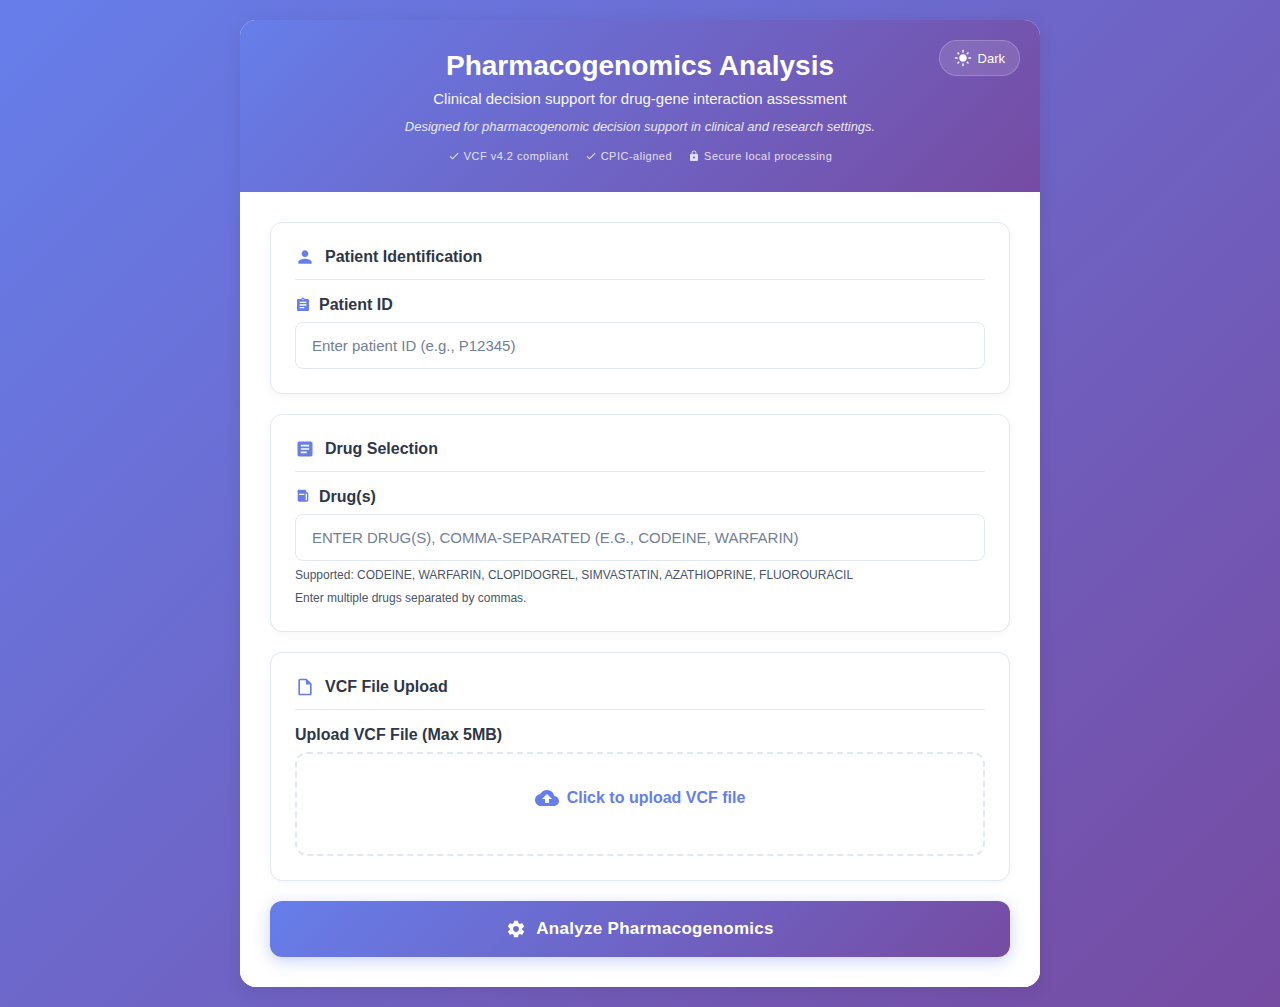
<file: templates/index.html>
<!DOCTYPE html>
<html lang="en">
<head>
    <meta charset="UTF-8">
    <meta name="viewport" content="width=device-width, initial-scale=1.0">
    <title>Pharmacogenomics Analysis</title>
    <style>
        :root {
            --bg-primary: linear-gradient(135deg, #667eea 0%, #764ba2 100%);
            --bg-secondary: #f5f5f5;
            --card-bg: #ffffff;
            --card-bg-alt: #f8f9ff;
            --text-primary: #2d3748;
            --text-secondary: #4a5568;
            --text-muted: #718096;
            --accent: #667eea;
            --accent-light: #764ba2;
            --border-color: #e2e8f0;
            --border-focus: #667eea;
            --input-bg: #ffffff;
            --shadow: 0 4px 20px rgba(0, 0, 0, 0.08);
            --shadow-soft: 0 2px 8px rgba(0, 0, 0, 0.04);
            --shadow-hover: 0 8px 30px rgba(0, 0, 0, 0.12);
            --success: #48bb78;
            --warning: #ed8936;
            --danger: #f56565;
            --result-section-bg: #f7fafc;
            --collapsible-header-bg: #edf2f7;
            --header-gradient: linear-gradient(135deg, #667eea 0%, #764ba2 100%);
            --json-bg: #1a202c;
            --json-header-bg: #edf2f7;
        }
        
        [data-theme="dark"] {
            --bg-primary: linear-gradient(135deg, #1a1a2e 0%, #16213e 100%);
            --bg-secondary: #0f0f1a;
            --card-bg: #1e1e2e;
            --card-bg-alt: #252538;
            --text-primary: #e8ecf2;
            --text-secondary: #b0b0b0;
            --text-muted: #808080;
            --accent: #8b9cf5;
            --accent-light: #a78bfa;
            --border-color: #3a3a4a;
            --border-focus: #8b9cf5;
            --input-bg: #2a2a3a;
            --shadow: rgba(0, 0, 0, 0.5);
            --shadow-soft: rgba(0, 0, 0, 0.3);
            --success: #66bb6a;
            --warning: #ffa726;
            --danger: #ef5350;
            --result-section-bg: #252538;
            --collapsible-header-bg: #2a2a3a;
            --header-gradient: linear-gradient(135deg, #1e1e3f 0%, #2d1f4e 100%);
            --json-bg: #141420;
            --json-header-bg: #1e1e2e;
        }
        
        * {
            box-sizing: border-box;
            margin: 0;
            padding: 0;
        }
        
        body {
            font-family: -apple-system, BlinkMacSystemFont, 'Segoe UI', Roboto, Oxygen, Ubuntu, sans-serif;
            background: var(--bg-primary);
            min-height: 100vh;
            padding: 20px;
            transition: background 0.3s ease;
            overflow-x: hidden;
        }
        
        .container {
            max-width: 800px;
            margin: 0 auto;
            background: var(--card-bg);
            border-radius: 16px;
            box-shadow: var(--shadow);
            overflow: hidden;
            transition: all 0.3s ease;
        }
        
        html {
            scroll-behavior: smooth;
        }
        
        .header {
            background: var(--header-gradient);
            color: white;
            padding: 30px;
            text-align: center;
            position: relative;
        }
        
        .theme-toggle {
            position: absolute;
            top: 20px;
            right: 20px;
            background: rgba(255, 255, 255, 0.12);
            border: 1px solid rgba(255, 255, 255, 0.2);
            border-radius: 24px;
            padding: 8px 14px;
            cursor: pointer;
            transition: all 0.25s ease;
            display: flex;
            align-items: center;
            gap: 6px;
            color: white;
            font-size: 13px;
            font-weight: 500;
        }
        
        .theme-toggle:hover {
            background: rgba(255, 255, 255, 0.2);
            transform: scale(1.05);
        }
        
        .theme-toggle svg {
            width: 18px;
            height: 18px;
        }
        
        .header h1 {
            font-size: 28px;
            margin-bottom: 8px;
            font-weight: 700;
        }
        
        .header .subtitle {
            opacity: 0.95;
            font-size: 15px;
            margin-bottom: 12px;
            font-weight: 400;
        }
        
        .header .clinical-positioning {
            font-size: 13px;
            opacity: 0.85;
            margin-bottom: 16px;
            font-style: italic;
            font-weight: 400;
        }
        
        .header .credibility {
            font-size: 11px;
            opacity: 0.8;
            letter-spacing: 0.5px;
            display: flex;
            justify-content: center;
            gap: 16px;
            flex-wrap: wrap;
        }
        
        .header .credibility span {
            display: inline-flex;
            align-items: center;
            gap: 4px;
        }
        
        .header .credibility svg {
            width: 12px;
            height: 12px;
        }
        
        .form-container {
            padding: 30px;
            background: var(--card-bg);
            transition: background 0.3s ease;
        }
        
        .form-card {
            background: var(--card-bg);
            border-radius: 12px;
            padding: 24px;
            margin-bottom: 20px;
            border: 1px solid var(--border-color);
            box-shadow: var(--shadow-soft);
            transition: all 0.25s ease;
        }
        
        .form-card:hover {
            box-shadow: var(--shadow);
        }
        
        .form-card-header {
            display: flex;
            align-items: center;
            gap: 10px;
            margin-bottom: 16px;
            padding-bottom: 12px;
            border-bottom: 1px solid var(--border-color);
        }
        
        .form-card-header svg {
            width: 20px;
            height: 20px;
            color: var(--accent);
        }
        
        .form-card-header h3 {
            font-size: 16px;
            color: var(--text-primary);
            font-weight: 600;
        }
        
        .form-group {
            margin-bottom: 20px;
        }
        
        .form-group:last-child {
            margin-bottom: 0;
        }
        
        .form-group label {
            display: flex;
            align-items: center;
            gap: 8px;
            margin-bottom: 8px;
            font-weight: 600;
            color: var(--text-primary);
        }
        
        .form-group label svg {
            width: 16px;
            height: 16px;
            color: var(--accent);
        }
        
        .form-group input,
        .form-group select {
            width: 100%;
            padding: 14px 16px;
            border: 1.5px solid var(--border-color);
            border-radius: 8px;
            font-size: 15px;
            transition: all 0.2s ease;
            background: var(--input-bg);
            color: var(--text-primary);
            font-weight: 500;
        }
        
        .form-group input::placeholder {
            color: var(--text-muted);
            font-weight: 400;
        }
        
        .form-group input:focus,
        .form-group select:focus {
            outline: none;
            border-color: var(--border-focus);
            box-shadow: 0 0 0 3px rgba(102, 126, 234, 0.12);
        }
        
        .form-group small {
            display: block;
            margin-top: 6px;
            color: var(--text-secondary);
            font-size: 12px;
            line-height: 1.4;
        }
        
        .file-upload {
            border: 2px dashed var(--border-color);
            padding: 32px;
            text-align: center;
            border-radius: 12px;
            cursor: pointer;
            transition: all 0.25s ease;
            background: var(--input-bg);
        }
        
        .file-upload:hover,
        .file-upload.dragover {
            border-color: var(--accent);
            background: var(--card-bg-alt);
            transform: scale(1.01);
        }
        
        .file-upload.valid {
            border-color: var(--success);
            background: rgba(72, 187, 120, 0.08);
        }
        
        .file-upload.valid:hover {
            border-color: var(--success);
            background: rgba(72, 187, 120, 0.12);
        }
        
        .file-upload input[type="file"] {
            display: none;
        }
        
        .file-upload-label {
            color: var(--accent);
            font-weight: 600;
            cursor: pointer;
            display: flex;
            align-items: center;
            justify-content: center;
            gap: 8px;
        }
        
        .file-upload-label svg {
            width: 24px;
            height: 24px;
        }
        
        .file-name {
            margin-top: 12px;
            color: var(--text-primary);
            font-size: 14px;
            font-weight: 500;
        }
        
        .file-validation-success {
            color: var(--success);
            font-size: 12px;
            margin-top: 4px;
            display: flex;
            align-items: center;
            justify-content: center;
            gap: 4px;
        }
        
        .file-validation-success svg {
            width: 14px;
            height: 14px;
        }
        
        .submit-btn {
            width: 100%;
            padding: 18px;
            background: var(--header-gradient);
            color: white;
            border: none;
            border-radius: 12px;
            font-size: 17px;
            font-weight: 600;
            letter-spacing: 0.3px;
            cursor: pointer;
            transition: all 0.25s ease;
            display: flex;
            align-items: center;
            justify-content: center;
            gap: 10px;
            box-shadow: 0 4px 15px rgba(102, 126, 234, 0.35);
        }
        
        .submit-btn:hover:not(:disabled) {
            transform: translateY(-2px);
            box-shadow: 0 10px 30px rgba(102, 126, 234, 0.5);
        }
        
        .submit-btn:active:not(:disabled) {
            transform: translateY(0);
            box-shadow: 0 4px 12px rgba(102, 126, 234, 0.3);
        }
        
        .submit-btn:disabled {
            opacity: 0.65;
            cursor: not-allowed;
            box-shadow: none;
        }
        
        .submit-btn svg {
            width: 20px;
            height: 20px;
        }
        
        .loading {
            display: none;
            padding: 60px 40px;
            min-height: 400px;
            flex-direction: column;
            align-items: center;
            justify-content: center;
        }
        
        .loading.active {
            display: flex;
        }
        
        .loading-card {
            background: var(--card-bg);
            border-radius: 16px;
            padding: 48px;
            box-shadow: var(--shadow);
            border: 1px solid var(--border-color);
            text-align: center;
            max-width: 420px;
            width: 100%;
        }
        
        .loader-ring {
            width: 80px;
            height: 80px;
            margin: 0 auto 28px;
            position: relative;
        }
        
        .loader-ring svg {
            width: 100%;
            height: 100%;
            transform: rotate(-90deg);
        }
        
        .loader-ring circle {
            fill: none;
            stroke-width: 4;
            stroke-linecap: round;
        }
        
        .loader-ring .ring-bg {
            stroke: var(--border-color);
        }
        
        .loader-ring .ring-progress {
            stroke: var(--accent);
            stroke-dasharray: 226;
            stroke-dashoffset: 226;
            animation: loader-progress 2s ease-in-out infinite;
            filter: drop-shadow(0 0 6px var(--accent));
        }
        
        @keyframes loader-progress {
            0% { stroke-dashoffset: 226; }
            50% { stroke-dashoffset: 60; }
            100% { stroke-dashoffset: 226; }
        }
        
        .loader-status {
            font-size: 16px;
            font-weight: 600;
            color: var(--text-primary);
            min-height: 24px;
            margin-bottom: 20px;
            opacity: 1;
            transition: opacity 0.4s ease;
        }
        
        .loader-status.fade {
            opacity: 0;
        }
        
        .loader-progress-bar {
            width: 100%;
            height: 4px;
            background: var(--border-color);
            border-radius: 2px;
            overflow: hidden;
            margin-bottom: 28px;
        }
        
        .loader-progress-fill {
            height: 100%;
            background: linear-gradient(90deg, var(--accent), var(--accent-light));
            border-radius: 2px;
            width: 0%;
            animation: progress-fill 3s ease-in-out infinite;
        }
        
        @keyframes progress-fill {
            0% { width: 0%; margin-left: 0%; }
            25% { width: 35%; margin-left: 0%; }
            50% { width: 55%; margin-left: 20%; }
            75% { width: 75%; margin-left: 25%; }
            100% { width: 0%; margin-left: 100%; }
        }
        
        .loader-trust {
            display: flex;
            justify-content: center;
            gap: 16px;
            flex-wrap: wrap;
        }
        
        .loader-trust-item {
            font-size: 11px;
            color: var(--text-muted);
            display: flex;
            align-items: center;
            gap: 4px;
            letter-spacing: 0.3px;
        }
        
        .loader-trust-item svg {
            width: 12px;
            height: 12px;
            opacity: 0.7;
        }
        
        @media (prefers-reduced-motion: reduce) {
            .loader-ring .ring-progress,
            .loader-progress-fill {
                animation: none;
            }
            .loader-ring .ring-progress {
                stroke-dashoffset: 60;
            }
            .loader-progress-fill {
                width: 70% !important;
            }
        }
        
        .result-container {
            display: none;
            padding: 30px;
            background: var(--card-bg);
            transition: background 0.3s ease;
        }
        
        .result-header {
            background: var(--card-bg-alt);
            padding: 15px;
            border-radius: 8px;
            margin-bottom: 20px;
            font-weight: 600;
            display: flex;
            justify-content: space-between;
            align-items: center;
            border: 1px solid var(--border-color);
            color: var(--text-primary);
            transition: all 0.25s ease;
        }
        
        .result-header span {
            color: var(--text-primary);
            font-size: 16px;
            letter-spacing: 0.3px;
        }
        
        [data-theme="dark"] .result-header {
            background: #2d2d42;
            border-color: #4a4a5e;
            box-shadow: 0 2px 8px rgba(0, 0, 0, 0.2);
        }
        
        [data-theme="dark"] .result-header span {
            color: #e8ecf2;
        }
        
        .result-section {
            margin-bottom: 20px;
            padding: 20px;
            border-radius: 10px;
            border-left: 4px solid var(--accent);
            background: var(--result-section-bg);
            transition: all 0.25s ease;
            box-shadow: var(--shadow-soft);
        }
        
        .result-section h3 {
            color: var(--accent);
            margin-bottom: 12px;
            font-size: 15px;
            font-weight: 600;
        }
        
        .result-item {
            display: flex;
            margin-bottom: 8px;
        }
        
        .result-label {
            font-weight: 600;
            width: 160px;
            color: var(--text-secondary);
        }
        
        .result-value {
            color: var(--text-primary);
        }
        
        .risk-badge {
            display: inline-flex;
            align-items: center;
            gap: 8px;
            padding: 10px 24px;
            border-radius: 25px;
            font-weight: 700;
            font-size: 18px;
            text-transform: uppercase;
            letter-spacing: 0.5px;
        }
        
        .risk-badge svg {
            width: 20px;
            height: 20px;
        }
        
        .risk-toxic { background: #ffebee; color: #c62828; border: 2px solid #c62828; }
        .risk-adjust { background: #fff3e0; color: #ef6c00; border: 2px solid #ef6c00; }
        .risk-safe { background: #e8f5e9; color: #2e7d32; border: 2px solid #2e7d32; }
        .risk-unknown { background: #eceff1; color: #546e7a; border: 2px solid #546e7a; }
        .risk-ineffective { background: #ffebee; color: #c62828; border: 2px solid #c62828; }
        
        .risk-summary-banner {
            padding: 24px;
            border-radius: 12px;
            margin-bottom: 24px;
            text-align: center;
            border: 2px solid;
        }
        
        .risk-summary-banner.banner-safe {
            background: linear-gradient(135deg, #e8f5e9 0%, #c8e6c9 100%);
            border-color: #2e7d32;
        }
        
        .risk-summary-banner.banner-adjust {
            background: linear-gradient(135deg, #fff3e0 0%, #ffe0b2 100%);
            border-color: #ef6c00;
        }
        
        .risk-summary-banner.banner-toxic,
        .risk-summary-banner.banner-ineffective {
            background: linear-gradient(135deg, #ffebee 0%, #ffcdd2 100%);
            border-color: #c62828;
        }
        
        .risk-summary-banner.banner-unknown {
            background: linear-gradient(135deg, #eceff1 0%, #cfd8dc 100%);
            border-color: #546e7a;
        }
        
        .risk-summary-label {
            font-size: 28px;
            font-weight: 800;
            text-transform: uppercase;
            letter-spacing: 2px;
            margin-bottom: 8px;
            display: flex;
            align-items: center;
            justify-content: center;
            gap: 12px;
        }
        
        .risk-summary-label svg {
            width: 32px;
            height: 32px;
        }
        
        .risk-summary-details {
            display: flex;
            justify-content: center;
            gap: 32px;
            font-size: 14px;
            font-weight: 600;
        }
        
        .risk-summary-item {
            display: flex;
            align-items: center;
            gap: 6px;
        }
        
        .risk-context-row {
            margin-top: 12px;
            padding-top: 12px;
            border-top: 1px solid rgba(0,0,0,0.15);
            font-size: 13px;
            font-weight: 500;
            color: #1f2937;
        }
        
        [data-theme="dark"] .risk-context-row {
            color: rgba(255,255,255,0.85);
            border-top-color: rgba(255,255,255,0.2);
        }
        
        .risk-summary-banner.banner-toxic .risk-context-row,
        .risk-summary-banner.banner-ineffective .risk-context-row {
            color: #1f2937;
            border-top-color: rgba(0,0,0,0.15);
        }
        
        .confidence-bar-container {
            width: 100%;
            max-width: 300px;
            height: 8px;
            background: rgba(0,0,0,0.1);
            border-radius: 4px;
            margin: 12px auto 0;
            overflow: hidden;
        }
        
        .confidence-bar {
            height: 100%;
            border-radius: 4px;
            transition: width 0.8s ease-out;
            width: 0;
        }
        
        .confidence-bar.bar-safe { background: linear-gradient(90deg, #4caf50, #81c784); }
        .confidence-bar.bar-adjust { background: linear-gradient(90deg, #ff9800, #ffb74d); }
        .confidence-bar.bar-toxic { background: linear-gradient(90deg, #f44336, #e57373); }
        .confidence-bar.bar-unknown { background: linear-gradient(90deg, #78909c, #b0bec5); }
        
        .collapsible-section {
            margin-bottom: 16px;
            border-radius: 8px;
            overflow: hidden;
            border: 1px solid var(--border-color);
        }
        
        .collapsible-header {
            display: flex;
            align-items: center;
            justify-content: space-between;
            padding: 14px 18px;
            cursor: pointer;
            transition: all 0.25s ease;
            user-select: none;
            background: var(--collapsible-header-bg);
            border-bottom: 1px solid var(--border-color);
        }
        
        .collapsible-header:hover {
            background: var(--card-bg-alt);
        }
        
        .collapsible-header h3 {
            margin: 0;
            display: flex;
            align-items: center;
            gap: 10px;
            font-size: 15px;
            font-weight: 600;
            color: var(--text-primary);
        }
        
        .collapsible-header .hint {
            font-weight: 400;
            color: var(--text-muted);
            font-size: 12px;
            margin-left: 8px;
        }
        
        .collapsible-icon {
            transition: transform 0.3s ease;
            font-size: 10px;
            color: var(--accent);
            background: rgba(102, 126, 234, 0.1);
            padding: 6px 8px;
            border-radius: 50%;
        }
        
        .collapsible-section.expanded .collapsible-icon {
            transform: rotate(180deg);
        }
        
        .collapsible-content {
            max-height: 0;
            overflow: hidden;
            transition: max-height 0.3s ease-out;
        }
        
        .collapsible-section.expanded .collapsible-content {
            max-height: 2000px;
        }
        
        .collapsible-section .result-section {
            margin-bottom: 0;
            border-radius: 0;
            border-left: none;
            border-bottom: 1px solid var(--border-color);
            background: var(--card-bg);
            padding: 18px;
        }
        
        .collapsible-section .result-section:last-child {
            border-bottom: none;
        }
        
        .collapsible-section:first-child {
            margin-top: 24px;
        }
        
        .cpic-note {
            text-align: center;
            padding: 15px;
            background: var(--card-bg-alt);
            color: var(--success);
            font-size: 12px;
            border-top: 1px solid var(--border-color);
            transition: all 0.3s ease;
        }
        
        .cpic-note svg {
            width: 14px;
            height: 14px;
            vertical-align: middle;
            margin-right: 4px;
        }
        
        .clinical-disclaimer {
            text-align: center;
            padding: 16px 20px;
            background: var(--card-bg-alt);
            color: var(--text-muted);
            font-size: 11px;
            line-height: 1.5;
            border-top: 1px solid var(--border-color);
            font-style: italic;
        }
        
        @media (max-width: 600px) {
            .container {
                margin: 0;
                border-radius: 0;
                min-height: 100vh;
                padding-bottom: 40px;
            }
            
            body {
                padding: 0;
                overflow-x: hidden;
                overflow-y: auto;
                -webkit-overflow-scrolling: touch;
            }
            
            .header {
                padding: 20px;
                padding-top: 50px;
            }
            
            .theme-toggle {
                top: 12px;
                right: 12px;
                padding: 6px 10px;
                font-size: 12px;
            }
            
            .header h1 {
                font-size: 20px;
            }
            
            .header .subtitle {
                font-size: 13px;
            }
            
            .header .credibility {
                font-size: 10px;
                gap: 8px;
            }
            
            .form-container, .result-container {
                padding: 15px;
                padding-bottom: 30px;
            }
            
            .form-card {
                padding: 16px;
            }
            
            .form-card-header {
                margin-bottom: 12px;
                padding-bottom: 10px;
            }
            
            .form-card-header h3 {
                font-size: 14px;
            }
            
            .result-label {
                width: 110px;
                font-size: 12px;
            }
            
            .result-value {
                font-size: 12px;
            }
            
            .risk-badge {
                padding: 6px 12px;
                font-size: 12px;
            }
            
            .risk-summary-banner {
                padding: 16px;
            }
            
            .risk-summary-label {
                font-size: 20px;
            }
            
            .risk-summary-label svg {
                width: 24px;
                height: 24px;
            }
            
            .risk-summary-details {
                flex-direction: column;
                gap: 8px;
            }
            
            .drug-card {
                padding: 12px;
            }
            
            .action-buttons {
                flex-direction: column;
            }
            
            .action-btn {
                width: 100%;
                justify-content: center;
            }
            
            .submit-btn {
                margin-bottom: 20px;
            }
            
            .result-header {
                flex-direction: column;
                gap: 10px;
                text-align: center;
            }
            
            .collapsible-header {
                padding: 10px 12px;
            }
            
            .collapsible-header h3 {
                font-size: 13px;
            }
            
            .collapsible-header .hint {
                display: none;
            }
            
            .compact-result-section {
                padding: 10px 12px;
            }
        }
        
        .severity-none { color: #9e9e9e; }
        .severity-low { color: #4caf50; }
        .severity-moderate { color: #ff9800; }
        .severity-high { color: #f44336; }
        .severity-critical { color: #b71c1c; }
        
        .error-container {
            display: none;
            padding: 30px;
            background: var(--card-bg);
            transition: background 0.3s ease;
        }
        
        .error-message {
            background: #ffebee;
            border: 1px solid #ffcdd2;
            color: #c62828;
            padding: 20px;
            border-radius: 8px;
            text-align: center;
        }
        
        [data-theme="dark"] .error-message {
            background: rgba(239, 83, 80, 0.15);
            border-color: rgba(239, 83, 80, 0.3);
            color: #ef5350;
        }
        
        .json-output {
            background: #263238;
            color: #aed581;
            padding: 20px;
            border-radius: 8px;
            overflow-x: auto;
            font-family: 'Courier New', monospace;
            font-size: 13px;
            max-height: 400px;
            overflow-y: auto;
        }
        
        .json-section {
            background: var(--json-header-bg);
            border: 1px solid var(--border-color);
            border-radius: 10px;
            overflow: hidden;
            margin-top: 24px;
            box-shadow: var(--shadow-soft);
        }
        
        .json-section .collapsible-header {
            background: var(--json-header-bg);
            border-bottom: 1px solid var(--border-color);
        }
        
        .json-section .collapsible-header h3 {
            color: var(--text-primary);
            font-weight: 600;
        }
        
        .json-section .json-output {
            background: var(--json-bg);
            margin: 0;
            border-radius: 0;
            max-height: 280px;
            color: #a0c4a0;
        }
        
        .file-size {
            font-size: 12px;
            color: var(--text-secondary);
            margin-top: 5px;
        }
        
        .file-size.warning {
            color: var(--warning);
        }
        
        .file-size.error {
            color: var(--danger);
        }
        
        .action-buttons {
            display: flex;
            gap: 10px;
            margin-top: 15px;
        }
        
        .action-btn {
            padding: 10px 16px;
            border: none;
            border-radius: 6px;
            font-size: 14px;
            font-weight: 500;
            cursor: pointer;
            transition: all 0.2s;
            display: flex;
            align-items: center;
            gap: 6px;
        }
        
        .btn-download {
            background: #4caf50;
            color: white;
        }
        
        .btn-download:hover {
            background: #43a047;
        }
        
        .btn-copy {
            background: #2196f3;
            color: white;
        }
        
        .btn-copy:hover {
            background: #1e88e5;
        }
        
        .btn-copy.copied {
            background: #4caf50;
        }
        
        .btn-back {
            background: #78909c;
            color: white;
            text-decoration: none;
            display: inline-block;
        }
        
        .btn-back:hover {
            background: #607d8b;
        }
        
        .btn-back-header {
            background: var(--accent);
            color: white;
            text-decoration: none;
            padding: 8px 16px;
            border-radius: 6px;
            font-size: 14px;
            font-weight: 500;
            transition: all 0.2s ease;
        }
        
        .btn-back-header:hover {
            background: var(--accent-light);
            transform: translateY(-1px);
        }
        
        .error-code {
            font-size: 12px;
            color: #999;
            margin-top: 8px;
            font-family: monospace;
        }
        
        .toast {
            position: fixed;
            bottom: 20px;
            right: 20px;
            background: var(--card-bg);
            color: var(--text-primary);
            padding: 12px 20px;
            border-radius: 8px;
            font-size: 14px;
            opacity: 0;
            transition: opacity 0.3s ease;
            z-index: 1000;
            box-shadow: 0 4px 15px var(--shadow);
            border: 1px solid var(--border-color);
        }
        
        .toast.show {
            opacity: 1;
        }
        
        .multi-drug-result {
            margin-top: 20px;
        }
        
        .drug-card {
            background: var(--card-bg-alt);
            border-left: 4px solid var(--accent);
            padding: 15px;
            margin-bottom: 15px;
            border-radius: 4px;
            transition: all 0.3s ease;
        }
        
        .drug-card h4 {
            color: var(--accent);
            margin-bottom: 10px;
        }
        
        .explanation-summary {
            font-weight: 600;
            color: var(--text-primary);
            padding: 12px 16px;
            background: rgba(76, 175, 80, 0.1);
            border-radius: 6px;
            margin-bottom: 12px;
            border-left: 3px solid var(--success);
        }
        
        .explanation-full {
            color: var(--text-secondary);
            line-height: 1.6;
        }
        
        .compact-result-section {
            padding: 14px 18px;
            background: var(--result-section-bg);
            border-radius: 8px;
            margin-bottom: 16px;
            border: 1px solid var(--border-color);
            transition: all 0.25s ease;
            box-shadow: var(--shadow-soft);
        }
        
        .compact-result-section .result-item {
            margin-bottom: 4px;
        }
        
        .compact-result-section .result-item:last-child {
            margin-bottom: 0;
        }
    </style>
    <link rel="shortcut icon" href="../static/image.png" type="image/x-icon">
</head>
<body>
    <div class="container">
        <div class="header">
            <button class="theme-toggle" id="themeToggle" onclick="toggleTheme()" title="Toggle dark/light mode">
                <svg class="sun-icon" viewBox="0 0 24 24" fill="currentColor"><path d="M12 7c-2.76 0-5 2.24-5 5s2.24 5 5 5 5-2.24 5-5-2.24-5-5-5zM2 13h2c.55 0 1-.45 1-1s-.45-1-1-1H2c-.55 0-1 .45-1 1s.45 1 1 1zm18 0h2c.55 0 1-.45 1-1s-.45-1-1-1h-2c-.55 0-1 .45-1 1s.45 1 1 1zM11 2v2c0 .55.45 1 1 1s1-.45 1-1V2c0-.55-.45-1-1-1s-1 .45-1 1zm0 18v2c0 .55.45 1 1 1s1-.45 1-1v-2c0-.55-.45-1-1-1s-1 .45-1 1zM5.99 4.58c-.39-.39-1.03-.39-1.41 0-.39.39-.39 1.03 0 1.41l1.06 1.06c.39.39 1.03.39 1.41 0s.39-1.03 0-1.41L5.99 4.58zm12.37 12.37c-.39-.39-1.03-.39-1.41 0-.39.39-.39 1.03 0 1.41l1.06 1.06c.39.39 1.03.39 1.41 0 .39-.39.39-1.03 0-1.41l-1.06-1.06zm1.06-10.96c.39-.39.39-1.03 0-1.41-.39-.39-1.03-.39-1.41 0l-1.06 1.06c-.39.39-.39 1.03 0 1.41s1.03.39 1.41 0l1.06-1.06zM7.05 18.36c.39-.39.39-1.03 0-1.41-.39-.39-1.03-.39-1.41 0l-1.06 1.06c-.39.39-.39 1.03 0 1.41s1.03.39 1.41 0l1.06-1.06z"/></svg>
                <svg class="moon-icon" style="display:none" viewBox="0 0 24 24" fill="currentColor"><path d="M12 3c-4.97 0-9 4.03-9 9s4.03 9 9 9 9-4.03 9-9c0-.46-.04-.92-.1-1.36-.98 1.37-2.58 2.26-4.4 2.26-2.98 0-5.4-2.42-5.4-5.4 0-1.81.89-3.42 2.26-4.4-.44-.06-.9-.1-1.36-.1z"/></svg>
                <span class="theme-label">Dark</span>
            </button>
            <h1>Pharmacogenomics Analysis</h1>
            <p class="subtitle">Clinical decision support for drug-gene interaction assessment</p>
            <p class="clinical-positioning">Designed for pharmacogenomic decision support in clinical and research settings.</p>
            <div class="credibility">
                <span><svg viewBox="0 0 24 24" fill="currentColor"><path d="M9 16.17L4.83 12l-1.42 1.41L9 19 21 7l-1.41-1.41L9 16.17z"/></svg> VCF v4.2 compliant</span>
                <span><svg viewBox="0 0 24 24" fill="currentColor"><path d="M9 16.17L4.83 12l-1.42 1.41L9 19 21 7l-1.41-1.41L9 16.17z"/></svg> CPIC-aligned</span>
                <span><svg viewBox="0 0 24 24" fill="currentColor"><path d="M18 8h-1V6c0-2.76-2.24-5-5-5S7 3.24 7 6v2H6c-1.1 0-2 .9-2 2v10c0 1.1.9 2 2 2h12c1.1 0 2-.9 2-2V10c0-1.1-.9-2-2-2zm-6 9c-1.1 0-2-.9-2-2s.9-2 2-2 2 .9 2 2-.9 2-2 2zm3.1-9H8.9V6c0-1.71 1.39-3.1 3.1-3.1 1.71 0 3.1 1.39 3.1 3.1v2z"/></svg> Secure local processing</span>
            </div>
        </div>
        
        <div class="form-container" id="formContainer">
            <form id="analysisForm" method="POST" enctype="multipart/form-data">
                <div class="form-card">
                    <div class="form-card-header">
                        <svg viewBox="0 0 24 24" fill="currentColor"><path d="M12 12c2.21 0 4-1.79 4-4s-1.79-4-4-4-4 1.79-4 4 1.79 4 4 4zm0 2c-2.67 0-8 1.34-8 4v2h16v-2c0-2.66-5.33-4-8-4z"/></svg>
                        <h3>Patient Identification</h3>
                    </div>
                    <div class="form-group">
                        <label for="patient_id">
                            <svg viewBox="0 0 24 24" fill="currentColor"><path d="M19 3h-4.18C14.4 1.84 13.3 1 12 1c-1.3 0-2.4.84-2.82 2H5c-1.1 0-2 .9-2 2v14c0 1.1.9 2 2 2h14c1.1 0 2-.9 2-2V5c0-1.1-.9-2-2-2zm-7 0c.55 0 1 .45 1 1s-.45 1-1 1-1-.45-1-1 .45-1 1-1zm2 14H7v-2h7v2zm3-4H7v-2h10v2zm0-4H7V7h10v2z"/></svg>
                            Patient ID
                        </label>
                        <input type="text" id="patient_id" name="patient_id" placeholder="Enter patient ID (e.g., P12345)" required>
                    </div>
                </div>
                
                <div class="form-card">
                    <div class="form-card-header">
                        <svg viewBox="0 0 24 24" fill="currentColor"><path d="M19 3H5c-1.1 0-2 .9-2 2v14c0 1.1.9 2 2 2h14c1.1 0 2-.9 2-2V5c0-1.1-.9-2-2-2zm-5 14H7v-2h7v2zm3-4H7v-2h10v2zm0-4H7V7h10v2z"/></svg>
                        <h3>Drug Selection</h3>
                    </div>
                    <div class="form-group">
                        <label for="drug_input">
                            <svg viewBox="0 0 24 24" fill="currentColor"><path d="M4.02 5.01L4 17c0 1.1.9 2 2 2h12c1.1 0 2-.9 2-2V7c0-1.1-.9-2-2-2h-1V3c0-1.1-.9-2-2-2H6.02C4.77 1 3.66 2.01 3.66 3.23v.85c0 1.1.9 2 2 2H4zm2 2h8v2H6V7zm10 0h2v10h-2V7z"/></svg>
                            Drug(s)
                        </label>
                        <input type="text" id="drug_input" name="drug_input" placeholder="Enter drug(s), comma-separated (e.g., CODEINE, WARFARIN)" required style="text-transform: uppercase;">
                        <small>Supported: CODEINE, WARFARIN, CLOPIDOGREL, SIMVASTATIN, AZATHIOPRINE, FLUOROURACIL</small>
                        <small>Enter multiple drugs separated by commas.</small>
                    </div>
                </div>
                
                <div class="form-card">
                    <div class="form-card-header">
                        <svg viewBox="0 0 24 24" fill="currentColor"><path d="M14 2H6c-1.1 0-2 .9-2 2v16c0 1.1.9 2 2 2h12c1.1 0 2-.9 2-2V8l-6-6zm4 18H6V4h7v5h5v11z"/></svg>
                        <h3>VCF File Upload</h3>
                    </div>
                    <div class="form-group">
                        <label>Upload VCF File (Max 5MB)</label>
                        <div class="file-upload" id="fileUpload" onclick="document.getElementById('vcf_file').click()">
                            <input type="file" id="vcf_file" name="vcf_file" accept=".vcf" required>
                            <span class="file-upload-label">
                                <svg viewBox="0 0 24 24" fill="currentColor"><path d="M19.35 10.04C18.67 6.59 15.64 4 12 4 9.11 4 6.6 5.64 5.35 8.04 2.34 8.36 0 10.91 0 14c0 3.31 2.69 6 6 6h13c2.76 0 5-2.24 5-5 0-2.64-2.05-4.78-4.65-4.96zM14 13v4h-4v-4H7l5-5 5 5h-3z"/></svg>
                                Click to upload VCF file
                            </span>
                            <div class="file-name" id="fileName"></div>
                            <div class="file-validation-success" id="fileValidationSuccess" style="display:none">
                                <svg viewBox="0 0 24 24" fill="currentColor"><path d="M12 2C6.48 2 2 6.48 2 12s4.48 10 10 10 10-4.48 10-10S17.52 2 12 2zm-2 15l-5-5 1.41-1.41L10 14.17l7.59-7.59L19 8l-9 9z"/></svg>
                                File valid and ready
                            </div>
                            <div class="file-size" id="fileSize"></div>
                        </div>
                    </div>
                </div>
                
                <button type="submit" class="submit-btn" id="submitBtn">
                    <svg viewBox="0 0 24 24" fill="currentColor"><path d="M19.43 12.98c.04-.32.07-.64.07-.98s-.03-.66-.07-.98l2.11-1.65c.19-.15.24-.42.12-.64l-2-3.46c-.12-.22-.39-.3-.61-.22l-2.49 1c-.52-.4-1.08-.73-1.69-.98l-.38-2.65C14.46 2.18 14.25 2 14 2h-4c-.25 0-.46.18-.49.42l-.38 2.65c-.61.25-1.17.59-1.69.98l-2.49-1c-.23-.09-.49 0-.61.22l-2 3.46c-.13.22-.07.49.12.64l2.11 1.65c-.04.32-.07.65-.07.98s.03.66.07.98l-2.11 1.65c-.19.15-.24.42-.12.64l2 3.46c.12.22.39.3.61.22l2.49-1c.52.4 1.08.73 1.69.98l.38 2.65c.03.24.24.42.49.42h4c.25 0 .46-.18.49-.42l.38-2.65c.61-.25 1.17-.59 1.69-.98l2.49 1c.23.09.49 0 .61-.22l2-3.46c.12-.22.07-.49-.12-.64l-2.11-1.65zM12 15.5c-1.93 0-3.5-1.57-3.5-3.5s1.57-3.5 3.5-3.5 3.5 1.57 3.5 3.5-1.57 3.5-3.5 3.5z"/></svg>
                    Analyze Pharmacogenomics
                </button>
            </form>
        </div>
        
        <div class="loading" id="loading">
            <div class="loading-card">
                <div class="loader-ring">
                    <svg viewBox="0 0 80 80">
                        <circle class="ring-bg" cx="40" cy="40" r="36"/>
                        <circle class="ring-progress" cx="40" cy="40" r="36"/>
                    </svg>
                </div>
                <div class="loader-status" id="loaderStatus">Initializing analysis...</div>
                <div class="loader-progress-bar">
                    <div class="loader-progress-fill"></div>
                </div>
                <div class="loader-trust">
                    <span class="loader-trust-item">
                        <svg viewBox="0 0 24 24" fill="currentColor"><path d="M9 16.17L4.83 12l-1.42 1.41L9 19 21 7l-1.41-1.41L9 16.17z"/></svg>
                        VCF v4.2 validated
                    </span>
                    <span class="loader-trust-item">
                        <svg viewBox="0 0 24 24" fill="currentColor"><path d="M18 8h-1V6c0-2.76-2.24-5-5-5S7 3.24 7 6v2H6c-1.1 0-2 .9-2 2v10c0 1.1.9 2 2 2h12c1.1 0 2-.9 2-2V10c0-1.1-.9-2-2-2zm-6 9c-1.1 0-2-.9-2-2s.9-2 2-2 2 .9 2 2-.9 2-2 2zm3.1-9H8.9V6c0-1.71 1.39-3.1 3.1-3.1 1.71 0 3.1 1.39 3.1 3.1v2z"/></svg>
                        Local secure processing
                    </span>
                    <span class="loader-trust-item">
                        <svg viewBox="0 0 24 24" fill="currentColor"><path d="M12 1L3 5v6c0 5.55 3.84 10.74 9 12 5.16-1.26 9-6.45 9-12V5l-9-4zm-2 16l-4-4 1.41-1.41L10 14.17l6.59-6.59L18 9l-8 8z"/></svg>
                        CPIC-aligned
                    </span>
                </div>
            </div>
        </div>
        
        <div class="error-container" id="errorContainer">
            <div class="error-message" id="errorMessage"></div>
        </div>
        
        <div class="result-container" id="resultContainer">
            <div class="result-header">
                <span>Analysis Complete</span>
                <a href="/" class="btn-back-header">Back to Home</a>
            </div>
            
            <div class="risk-summary-banner" id="riskSummaryBanner">
                <div class="risk-summary-label" id="riskSummaryLabel"></div>
                <div class="risk-summary-details">
                    <div class="risk-summary-item">
                        <span>Severity:</span>
                        <span id="bannerSeverity"></span>
                    </div>
                    <div class="risk-summary-item">
                        <span>Confidence:</span>
                        <span id="bannerConfidence" title="Model confidence based on variant match strength and CPIC evidence mapping"></span>
                    </div>
                </div>
                <div class="risk-context-row" id="riskContextRow"></div>
                <div class="confidence-bar-container">
                    <div class="confidence-bar" id="confidenceBar"></div>
                </div>
            </div>
            
            <div class="compact-result-section">
                <div class="result-item">
                    <span class="result-label">Patient ID:</span>
                    <span class="result-value" id="resPatientId"></span>
                </div>
                <div class="result-item">
                    <span class="result-label">Drug:</span>
                    <span class="result-value" id="resDrug"></span>
                </div>
                <div class="result-item">
                    <span class="result-label">Timestamp:</span>
                    <span class="result-value" id="resTimestamp"></span>
                </div>
            </div>
            
            <div class="collapsible-section" id="pgxProfileSection">
                <div class="collapsible-header" onclick="toggleSection(this)">
                    <h3>Pharmacogenomic Profile <span class="hint">(Click to expand)</span></h3>
                    <span class="collapsible-icon">▼</span>
                </div>
                <div class="collapsible-content">
                    <div class="result-section">
                        <div class="result-item">
                            <span class="result-label">Primary Gene:</span>
                            <span class="result-value" id="resGene"></span>
                        </div>
                        <div class="result-item">
                            <span class="result-label">Phenotype:</span>
                            <span class="result-value" id="resPhenotype"></span>
                        </div>
                        <div class="result-item">
                            <span class="result-label">Diplotype:</span>
                            <span class="result-value" id="resDiplotype"></span>
                        </div>
                        <div class="result-item">
                            <span class="result-label">Detected Variants:</span>
                            <span class="result-value" id="resVariants"></span>
                        </div>
                        <div class="result-item">
                            <span class="result-label">Evidence Level:</span>
                            <span class="result-value" id="resEvidenceLevel">CPIC Level A</span>
                        </div>
                    </div>
                </div>
            </div>
            
            <div class="collapsible-section" id="clinicalRecSection">
                <div class="collapsible-header" onclick="toggleSection(this)">
                    <h3>Clinical Recommendation <span class="hint">(Click to expand)</span></h3>
                    <span class="collapsible-icon">▼</span>
                </div>
                <div class="collapsible-content">
                    <div class="result-section">
                        <div class="result-item">
                            <span class="result-label">Action:</span>
                            <span class="result-value" id="resAction"></span>
                        </div>
                        <div class="result-item">
                            <span class="result-label">Dose Adjustment:</span>
                            <span class="result-value" id="resDose"></span>
                        </div>
                        <div class="result-item">
                            <span class="result-label">Monitoring:</span>
                            <span class="result-value" id="resMonitoring"></span>
                        </div>
                    </div>
                </div>
            </div>
            
            <div class="collapsible-section" id="explanationSection">
                <div class="collapsible-header" onclick="toggleSection(this)">
                    <h3>Explanation <span class="hint">(Click to expand)</span></h3>
                    <span class="collapsible-icon">▼</span>
                </div>
                <div class="collapsible-content">
                    <div class="result-section">
                        <div class="explanation-summary" id="resExplanationSummary"></div>
                        <div class="explanation-full" id="resExplanationFull"></div>
                    </div>
                </div>
            </div>
            
            <div class="collapsible-section json-section" id="jsonSection">
                <div class="collapsible-header" onclick="toggleSection(this)">
                    <h3>Raw JSON Response <span class="hint">(Technical Details)</span></h3>
                    <span class="collapsible-icon">▼</span>
                </div>
                <div class="collapsible-content">
                    <pre class="json-output" id="resJson"></pre>
                    <div class="action-buttons" style="padding: 12px 16px; background: #eceff1;">
                        <button type="button" class="action-btn btn-download" onclick="downloadJson()">Download JSON</button>
                        <button type="button" class="action-btn btn-copy" onclick="copyToClipboard()" id="copyBtn">Copy to Clipboard</button>
                    </div>
                </div>
            </div>
            
            <div class="result-section" id="multiDrugSection" style="display: none;">
                <h3>Multi-Drug Analysis Results</h3>
                <div id="multiDrugResults"></div>
            </div>
            
            <div class="cpic-note">
                <svg viewBox="0 0 24 24" fill="currentColor"><path d="M12 2L1 21h22L12 2zm0 3.99L19.53 19H4.47L12 5.99zM11 16h2v2h-2v-2zm0-6h2v4h-2v-4z"/></svg>
                Recommendations aligned with CPIC pharmacogenomic guidelines.
            </div>
            
            <div class="clinical-disclaimer">
                This tool provides clinical decision support based on pharmacogenomic guidelines. Final prescribing decisions must be made by qualified healthcare professionals.
            </div>
        </div>
    </div>

    <script>
        const MAX_FILE_SIZE = 5 * 1024 * 1024;
        
        const loadingMessages = [
            'Parsing VCF file...',
            'Identifying pharmacogenes...',
            'Determining star alleles...',
            'Applying CPIC guideline rules...',
            'Assessing phenotype status...',
            'Evaluating clinical risk...',
            'Generating clinical explanation...'
        ];
        
        let loadingMessageIndex = 0;
        let loadingMessageInterval = null;
        
        function startLoadingAnimation() {
            const statusEl = document.getElementById('loaderStatus');
            if (!statusEl) return;
            
            loadingMessageIndex = 0;
            statusEl.textContent = loadingMessages[loadingMessageIndex];
            
            loadingMessageInterval = setInterval(() => {
                const el = document.getElementById('loaderStatus');
                if (!el) {
                    clearInterval(loadingMessageInterval);
                    return;
                }
                
                el.classList.add('fade');
                
                setTimeout(() => {
                    loadingMessageIndex = (loadingMessageIndex + 1) % loadingMessages.length;
                    el.textContent = loadingMessages[loadingMessageIndex];
                    el.classList.remove('fade');
                }, 400);
                
            }, 1800);
        }
        
        function stopLoadingAnimation() {
            if (loadingMessageInterval) {
                clearInterval(loadingMessageInterval);
                loadingMessageInterval = null;
            }
        }
        
        const form = document.getElementById('analysisForm');
        const fileInput = document.getElementById('vcf_file');
        const fileName = document.getElementById('fileName');
        const fileSizeEl = document.getElementById('fileSize');
        const formContainer = document.getElementById('formContainer');
        const loading = document.getElementById('loading');
        const resultContainer = document.getElementById('resultContainer');
        const errorContainer = document.getElementById('errorContainer');
        const errorMessage = document.getElementById('errorMessage');
        const submitBtn = document.getElementById('submitBtn');
        
        let currentJsonData = null;

        function toggleSection(header) {
            const section = header.parentElement;
            section.classList.toggle('expanded');
        }
        
        function initializeCollapsibleSections() {
            const sections = ['pgxProfileSection', 'clinicalRecSection', 'explanationSection', 'jsonSection'];
            sections.forEach(id => {
                const section = document.getElementById(id);
                if (section) {
                    section.classList.remove('expanded');
                }
            });
        }
        
        function updateRiskSummaryBanner(riskLabel, severity, confidence, gene, phenotype) {
            const banner = document.getElementById('riskSummaryBanner');
            const label = document.getElementById('riskSummaryLabel');
            const sevEl = document.getElementById('bannerSeverity');
            const confEl = document.getElementById('bannerConfidence');
            const confBar = document.getElementById('confidenceBar');
            const contextRow = document.getElementById('riskContextRow');
            
            banner.className = 'risk-summary-banner banner-' + riskLabel.toLowerCase().replace(' ', '');
            label.innerHTML = getRiskIcon(riskLabel) + ' ' + riskLabel + ' RISK';
            
            sevEl.textContent = severity.charAt(0).toUpperCase() + severity.slice(1);
            sevEl.className = 'severity-' + severity;
            
            const confValue = (confidence ?? 0).toFixed(2);
            confEl.textContent = confValue;
            
            if (gene || phenotype) {
                contextRow.textContent = `Primary Gene: ${gene || 'N/A'} | Phenotype: ${phenotype || 'Unknown'}`;
                contextRow.style.display = 'block';
            } else {
                contextRow.style.display = 'none';
            }
            
            confBar.className = 'confidence-bar bar-' + riskLabel.toLowerCase().replace(' ', '');
            setTimeout(() => {
                confBar.style.width = (confidence * 100) + '%';
            }, 100);
        }
        
        function extractSummary(text) {
            if (!text) return '';
            const sentences = text.split(/[.!?]+/);
            const summary = sentences.slice(0, 2).join('. ').trim();
            return summary + (summary && !summary.endsWith('.') ? '.' : '');
        }
        
        function getRiskIcon(riskLabel) {
            const safeIcon = '<svg viewBox="0 0 24 24" fill="currentColor"><path d="M12 2C6.48 2 2 6.48 2 12s4.48 10 10 10 10-4.48 10-10S17.52 2 12 2zm-2 15l-5-5 1.41-1.41L10 14.17l7.59-7.59L19 8l-9 9z"/></svg>';
            const adjustIcon = '<svg viewBox="0 0 24 24" fill="currentColor"><path d="M1 21h22L12 2 1 21zm12-3h-2v-2h2v2zm0-4h-2v-4h2v4z"/></svg>';
            const toxicIcon = '<svg viewBox="0 0 24 24" fill="currentColor"><path d="M12 2C6.48 2 2 6.48 2 12s4.48 10 10 10 10-4.48 10-10S17.52 2 12 2zm1 15h-2v-2h2v2zm0-4h-2V7h2v6z"/></svg>';
            const unknownIcon = '<svg viewBox="0 0 24 24" fill="currentColor"><path d="M12 2C6.48 2 2 6.48 2 12s4.48 10 10 10 10-4.48 10-10S17.52 2 12 2zm1 15h-2v-6h2v6zm0-8h-2V7h2v2z"/></svg>';
            
            const label = riskLabel.toLowerCase();
            if (label === 'safe') return safeIcon;
            if (label === 'adjust dosage') return adjustIcon;
            if (label === 'toxic' || label === 'ineffective') return toxicIcon;
            return unknownIcon;
        }

        function formatFileSize(bytes) {
            if (bytes < 1024) return bytes + ' B';
            if (bytes < 1024 * 1024) return (bytes / 1024).toFixed(1) + ' KB';
            return (bytes / (1024 * 1024)).toFixed(2) + ' MB';
        }

        const fileUpload = document.getElementById('fileUpload');
        const fileValidationSuccess = document.getElementById('fileValidationSuccess');
        
        fileUpload.addEventListener('dragover', function(e) {
            e.preventDefault();
            this.classList.add('dragover');
        });
        
        fileUpload.addEventListener('dragleave', function(e) {
            e.preventDefault();
            this.classList.remove('dragover');
        });
        
        fileUpload.addEventListener('drop', function(e) {
            e.preventDefault();
            this.classList.remove('dragover');
            if (e.dataTransfer.files.length > 0) {
                fileInput.files = e.dataTransfer.files;
                const event = new Event('change');
                fileInput.dispatchEvent(event);
            }
        });
        
        fileInput.addEventListener('change', function() {
            if (this.files.length > 0) {
                const file = this.files[0];
                fileName.textContent = file.name;
                
                const size = file.size;
                fileSizeEl.textContent = 'Size: ' + formatFileSize(size);
                
                if (size > MAX_FILE_SIZE) {
                    fileSizeEl.className = 'file-size error';
                    fileSizeEl.textContent += ' - File too large! Maximum is 5MB.';
                    submitBtn.disabled = true;
                    fileUpload.classList.remove('valid');
                    fileValidationSuccess.style.display = 'none';
                } else if (size > MAX_FILE_SIZE * 0.8) {
                    fileSizeEl.className = 'file-size warning';
                    fileSizeEl.textContent += ' - Approaching size limit';
                    submitBtn.disabled = false;
                    fileUpload.classList.add('valid');
                    fileValidationSuccess.style.display = 'flex';
                } else {
                    fileSizeEl.className = 'file-size';
                    submitBtn.disabled = false;
                    fileUpload.classList.add('valid');
                    fileValidationSuccess.style.display = 'flex';
                }
            } else {
                fileName.textContent = '';
                fileSizeEl.textContent = '';
                submitBtn.disabled = false;
                fileUpload.classList.remove('valid');
                fileValidationSuccess.style.display = 'none';
            }
        });
        
        const drugInput = document.getElementById('drug_input');
        drugInput.addEventListener('input', function() {
            this.value = this.value.toUpperCase();
        });

        form.addEventListener('submit', async function(e) {
            e.preventDefault();
            
            const drugInput = document.getElementById('drug_input');
            const finalDrug = drugInput.value.trim();
            
            if (!finalDrug) {
                showError('Please enter at least one drug');
                return;
            }
            
            if (fileInput.files.length > 0 && fileInput.files[0].size > MAX_FILE_SIZE) {
                showError('File too large. Maximum size is 5MB.');
                return;
            }
            
            const formData = new FormData();
            formData.append('patient_id', document.getElementById('patient_id').value);
            formData.append('drug_input', finalDrug);
            formData.append('vcf_file', fileInput.files[0]);
            
            formContainer.style.display = 'none';
            resultContainer.style.display = 'none';
            errorContainer.style.display = 'none';
            loading.classList.add('active');
            startLoadingAnimation();
            submitBtn.disabled = true;

            try {
                const response = await fetch('/analyze', {
                    method: 'POST',
                    body: formData
                });

                const data = await response.json();

                stopLoadingAnimation();
                loading.classList.remove('active');
                submitBtn.disabled = false;

                if (!response.ok) {
                    errorContainer.style.display = 'block';
                    let errorText = data.error || 'An error occurred';
                    if (data.error_code) {
                        errorText += '<div class="error-code">Error code: ' + data.error_code + '</div>';
                    }
                    errorMessage.innerHTML = errorText;
                    formContainer.style.display = 'block';
                    return;
                }

                displayResult(data);

            } catch (error) {
                stopLoadingAnimation();
                loading.classList.remove('active');
                submitBtn.disabled = false;
                errorContainer.style.display = 'block';
                errorMessage.innerHTML = 'Network error: ' + error.message + '<div class="error-code">Error code: NETWORK_ERROR</div>';
                formContainer.style.display = 'block';
            }
        });

        function showError(message) {
            errorContainer.style.display = 'block';
            errorMessage.innerHTML = message;
            formContainer.style.display = 'block';
        }

        function displayResult(data) {
            resultContainer.style.display = 'block';
            currentJsonData = data;
            initializeCollapsibleSections();
            
            document.getElementById('resPatientId').textContent = data.patient_id || 'N/A';
            document.getElementById('resDrug').textContent = data.drug || 'N/A';
            document.getElementById('resTimestamp').textContent = data.timestamp || 'N/A';
            
            if (data.drug_analyses && data.drug_analyses.length > 0) {
                displayMultiDrugResults(data);
            } else {
                displaySingleDrugResult(data);
            }
            
            document.getElementById('resJson').textContent = JSON.stringify(data, null, 2);
        }

        function displaySingleDrugResult(data) {
            document.getElementById('multiDrugSection').style.display = 'none';
            document.getElementById('pgxProfileSection').style.display = 'block';
            document.getElementById('clinicalRecSection').style.display = 'block';
            document.getElementById('explanationSection').style.display = 'block';
            document.getElementById('jsonSection').style.display = 'block';
            
            const riskLabel = data.risk_assessment?.risk_label || 'Unknown';
            const severity = data.risk_assessment?.severity || 'none';
            const confidence = data.risk_assessment?.confidence_score ?? 0;
            const gene = data.pharmacogenomic_profile?.primary_gene || '';
            const phenotype = data.pharmacogenomic_profile?.phenotype || '';
            
            updateRiskSummaryBanner(riskLabel, severity, confidence, gene, phenotype);
            
            document.getElementById('resGene').textContent = 
                data.pharmacogenomic_profile?.primary_gene || '';
            document.getElementById('resPhenotype').textContent = 
                data.pharmacogenomic_profile?.phenotype || '';
            
            const diplotype = data.pharmacogenomic_profile?.diplotype;
            document.getElementById('resDiplotype').textContent = diplotype || '';
            
            const variants = data.pharmacogenomic_profile?.detected_variants || [];
            document.getElementById('resVariants').textContent = 
                variants.length > 0 ? variants.map(v => v.rsid).join(', ') : '';
            
            document.getElementById('resAction').textContent = 
                data.clinical_recommendation?.action || '';
            document.getElementById('resDose').textContent = 
                data.clinical_recommendation?.dose_adjustment || '';
            document.getElementById('resMonitoring').textContent = 
                data.clinical_recommendation?.monitoring || '';
            
            const fullExplanation = data.llm_generated_explanation?.summary || '';
            document.getElementById('resExplanationSummary').textContent = 'Clinical Summary: ' + extractSummary(fullExplanation);
            document.getElementById('resExplanationFull').textContent = fullExplanation;
        }

        function displayMultiDrugResults(data) {
            const multiSection = document.getElementById('multiDrugSection');
            const multiContainer = document.getElementById('multiDrugResults');
            const pgxSection = document.getElementById('pgxProfileSection');
            const clinicalSection = document.getElementById('clinicalRecSection');
            
            multiSection.style.display = 'block';
            pgxSection.style.display = 'none';
            clinicalSection.style.display = 'none';
            
            const riskLabel = data.risk_assessment?.risk_label || 'Unknown';
            const severity = data.risk_assessment?.severity || 'none';
            const confidence = data.risk_assessment?.confidence_score ?? 0;
            
            updateRiskSummaryBanner(riskLabel, severity, confidence, '', '');
            
            const fullExplanation = data.llm_generated_explanation?.summary || '';
            document.getElementById('resExplanationSummary').textContent = 'Clinical Summary: ' + extractSummary(fullExplanation);
            document.getElementById('resExplanationFull').textContent = fullExplanation;
            
            let html = '';
            data.drug_analyses.forEach((analysis, index) => {
                const drugRiskLabel = analysis.risk_assessment?.risk_label || 'Unknown';
                const drugSeverity = analysis.risk_assessment?.severity || 'none';
                const diplotype = analysis.pharmacogenomic_profile?.diplotype;
                
                let diplotypeHtml = '';
                if (diplotype) {
                    diplotypeHtml = `
                        <div class="result-item">
                            <span class="result-label">Diplotype:</span>
                            <span class="result-value">${diplotype}</span>
                        </div>
                    `;
                }
                
                html += `
                    <div class="drug-card">
                        <h4>${analysis.drug}</h4>
                        <div class="result-item">
                            <span class="result-label">Gene:</span>
                            <span class="result-value">${analysis.pharmacogenomic_profile?.primary_gene || ''}</span>
                        </div>
                        <div class="result-item">
                            <span class="result-label">Phenotype:</span>
                            <span class="result-value">${analysis.pharmacogenomic_profile?.phenotype || ''}</span>
                        </div>
                        ${diplotypeHtml}
                        <div class="result-item">
                            <span class="result-label">Risk:</span>
                            <span class="result-value"><span class="risk-badge risk-${drugRiskLabel.toLowerCase().replace(' ', '')}">${getRiskIcon(drugRiskLabel)} ${drugRiskLabel}</span></span>
                        </div>
                        <div class="result-item">
                            <span class="result-label">Severity:</span>
                            <span class="result-value severity-${drugSeverity}">${drugSeverity.charAt(0).toUpperCase() + drugSeverity.slice(1)}</span>
                        </div>
                        <div class="result-item">
                            <span class="result-label">Confidence:</span>
                            <span class="result-value">${(analysis.risk_assessment?.confidence_score ?? 0).toFixed(2)}</span>
                        </div>
                        <div class="result-item">
                            <span class="result-label">Action:</span>
                            <span class="result-value">${analysis.clinical_recommendation?.action || ''}</span>
                        </div>
                        <div class="result-item" style="margin-top: 10px;">
                            <span class="result-label">Explanation:</span>
                            <span class="result-value">${analysis.llm_generated_explanation?.summary || ''}</span>
                        </div>
                    </div>
                `;
            });
            
            multiContainer.innerHTML = html;
        }

        function downloadJson() {
            if (!currentJsonData) return;
            
            const blob = new Blob([JSON.stringify(currentJsonData, null, 2)], { type: 'application/json' });
            const url = URL.createObjectURL(blob);
            const a = document.createElement('a');
            a.href = url;
            a.download = 'pharmacogenomics_result.json';
            document.body.appendChild(a);
            a.click();
            document.body.removeChild(a);
            URL.revokeObjectURL(url);
            
            showToast('JSON downloaded successfully');
        }

        function copyToClipboard() {
            if (!currentJsonData) return;
            
            navigator.clipboard.writeText(JSON.stringify(currentJsonData, null, 2)).then(() => {
                const btn = document.getElementById('copyBtn');
                btn.textContent = 'Copied!';
                btn.classList.add('copied');
                showToast('Copied to clipboard');
                
                setTimeout(() => {
                    btn.textContent = 'Copy to Clipboard';
                    btn.classList.remove('copied');
                }, 2000);
            }).catch(err => {
                showToast('Failed to copy');
            });
        }

        function showToast(message) {
            const toast = document.createElement('div');
            toast.className = 'toast';
            toast.textContent = message;
            document.body.appendChild(toast);
            
            setTimeout(() => toast.classList.add('show'), 10);
            
            setTimeout(() => {
                toast.classList.remove('show');
                setTimeout(() => document.body.removeChild(toast), 300);
            }, 3000);
        }
        
        function toggleTheme() {
            const html = document.documentElement;
            const currentTheme = html.getAttribute('data-theme');
            const newTheme = currentTheme === 'dark' ? 'light' : 'dark';
            
            if (newTheme === 'dark') {
                html.setAttribute('data-theme', 'dark');
            } else {
                html.removeAttribute('data-theme');
            }
            
            localStorage.setItem('theme', newTheme);
            updateThemeToggleUI(newTheme);
        }
        
        function updateThemeToggleUI(theme) {
            const toggle = document.getElementById('themeToggle');
            const sunIcon = toggle.querySelector('.sun-icon');
            const moonIcon = toggle.querySelector('.moon-icon');
            const label = toggle.querySelector('.theme-label');
            
            if (theme === 'dark') {
                sunIcon.style.display = 'none';
                moonIcon.style.display = 'block';
                label.textContent = 'Light';
            } else {
                sunIcon.style.display = 'block';
                moonIcon.style.display = 'none';
                label.textContent = 'Dark';
            }
        }
        
        function initTheme() {
            const savedTheme = localStorage.getItem('theme') || 'light';
            if (savedTheme === 'dark') {
                document.documentElement.setAttribute('data-theme', 'dark');
            }
            updateThemeToggleUI(savedTheme);
        }
        
        initTheme();
    </script>
</body>
</html>
</file>
